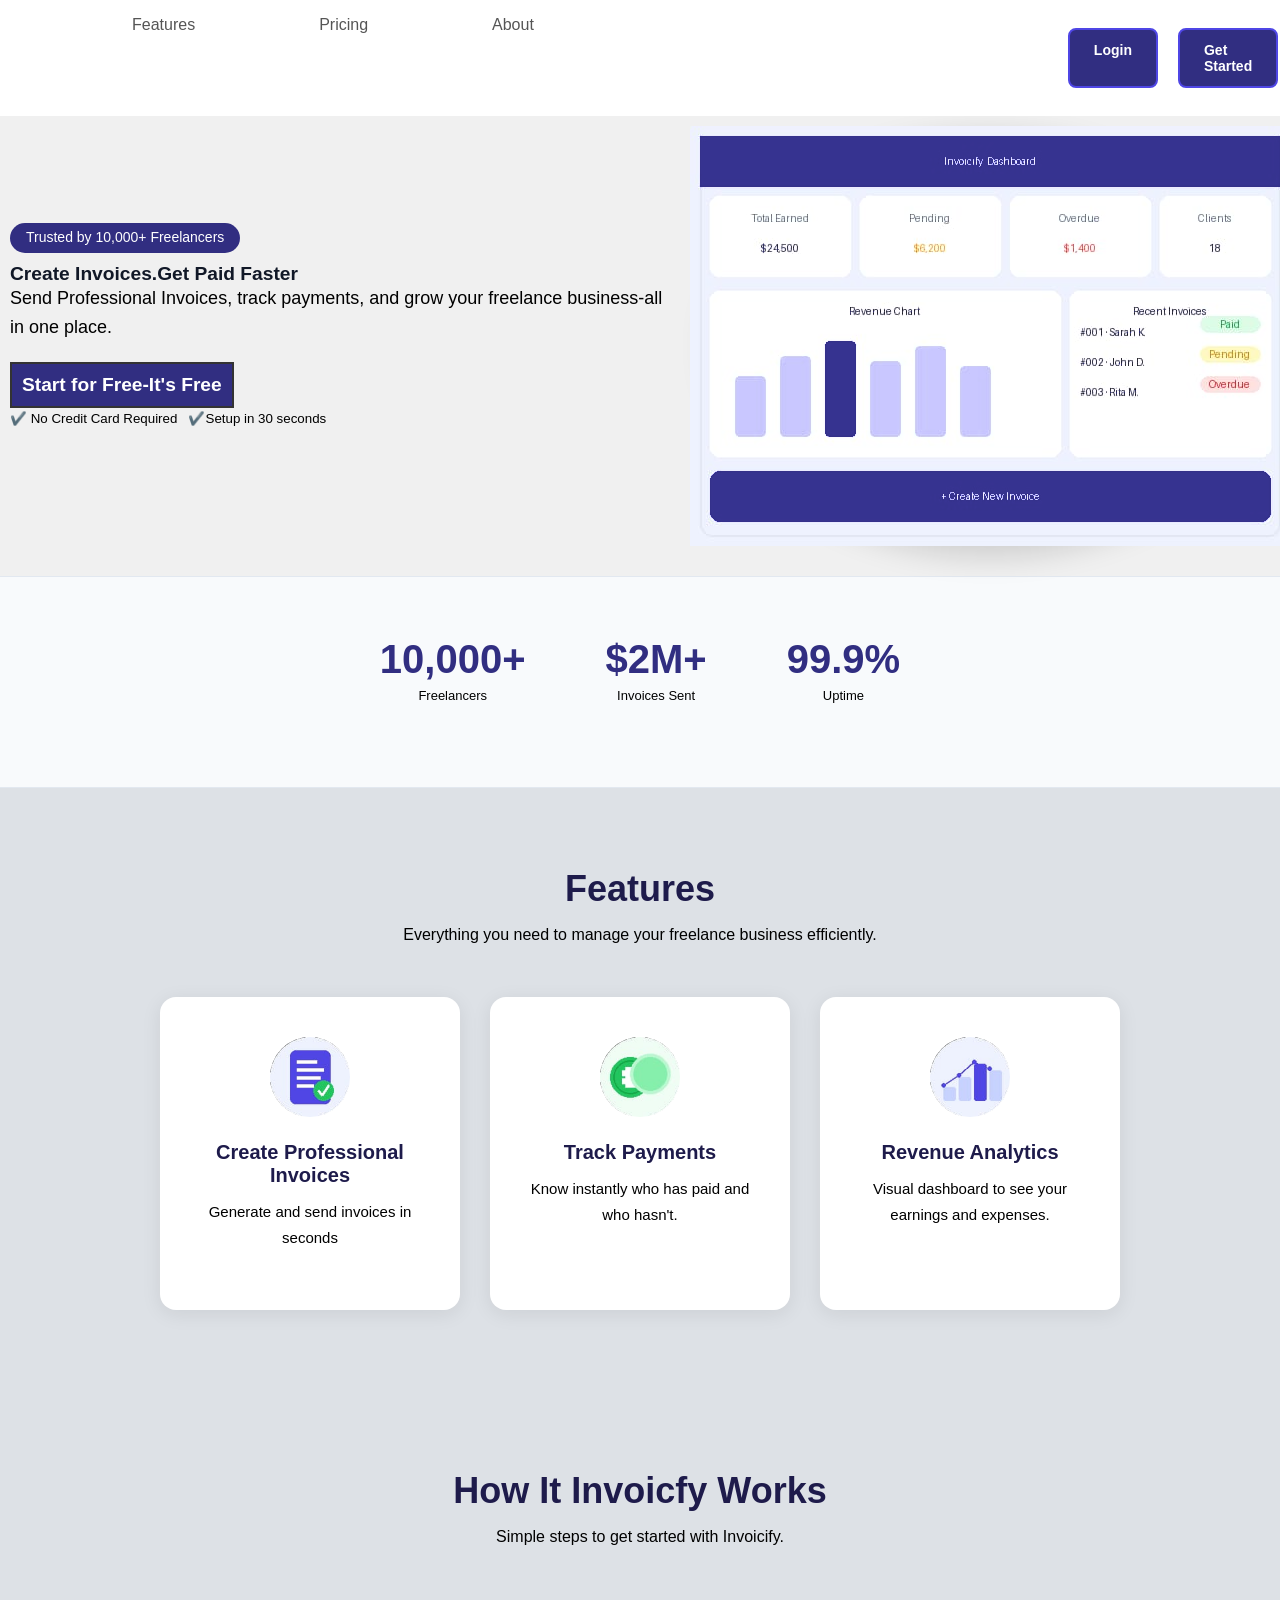
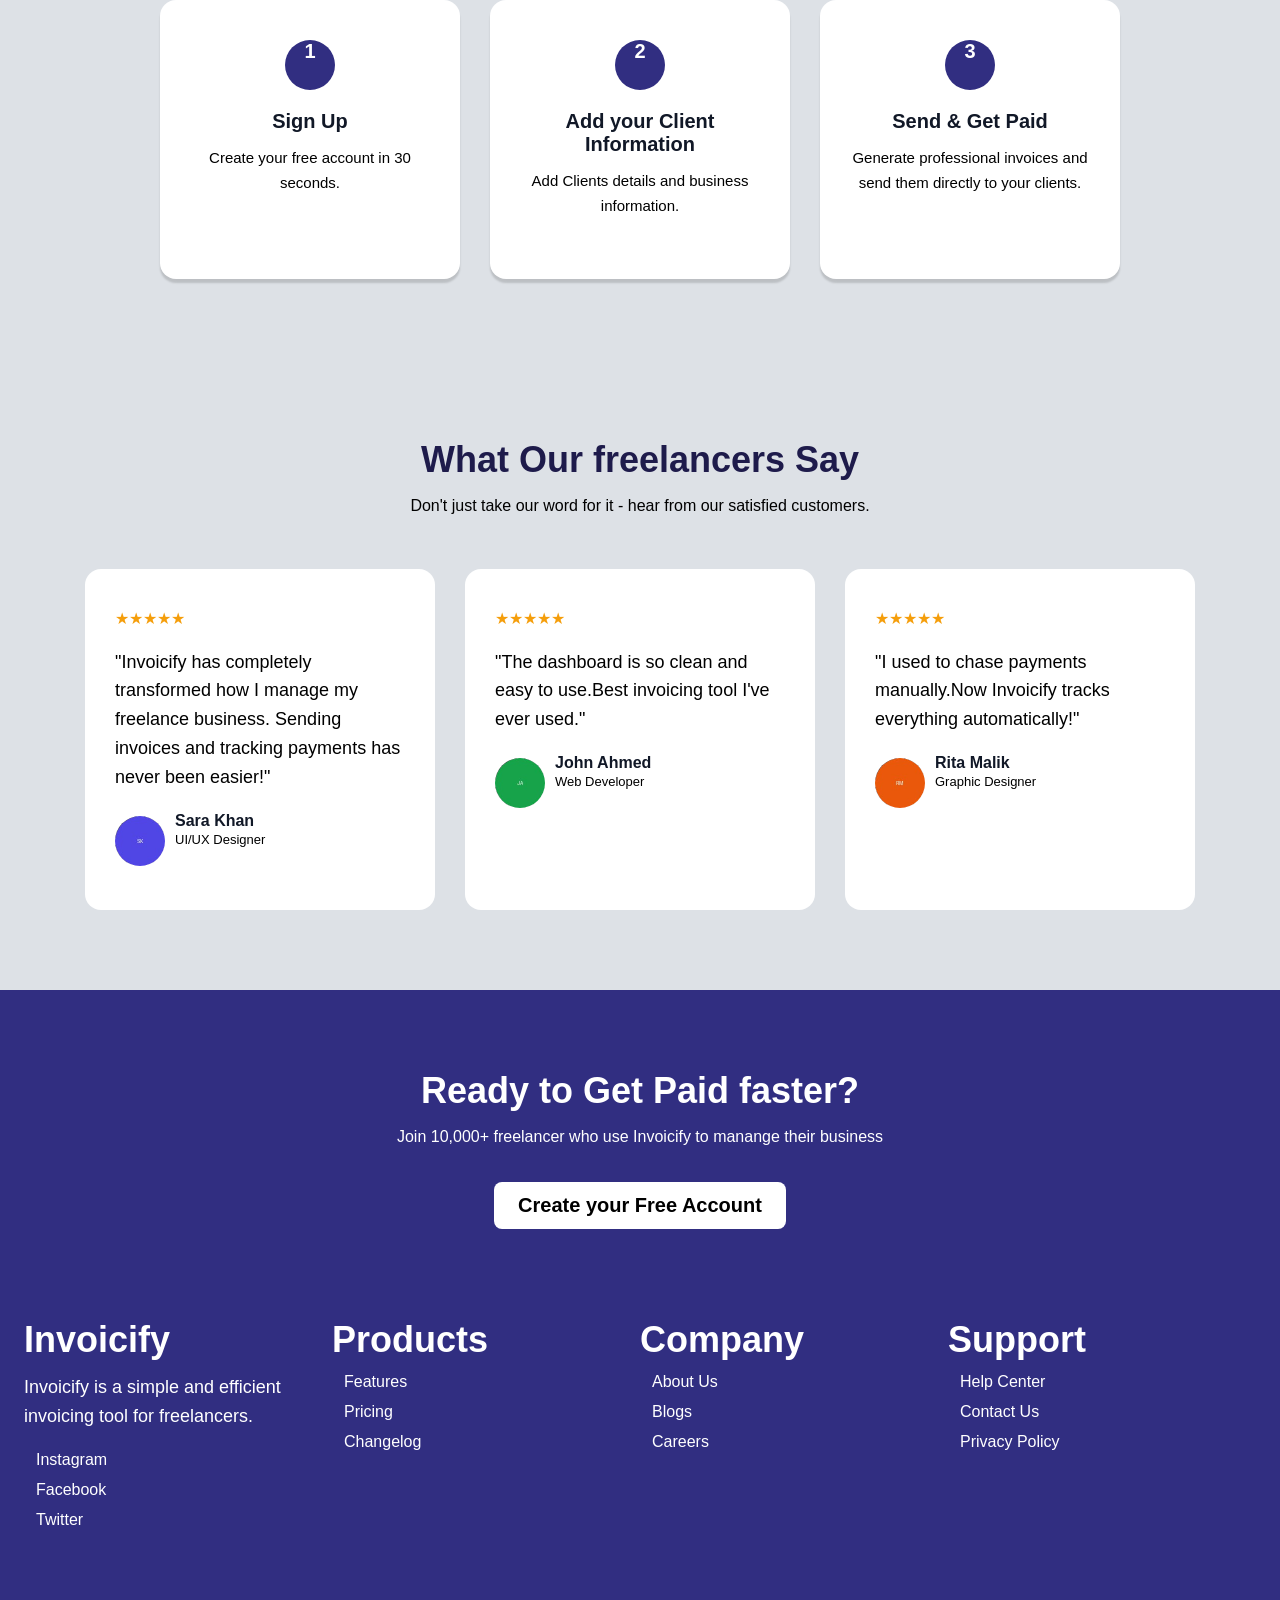
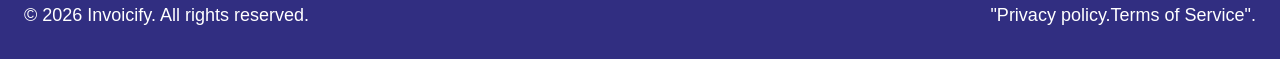
<file: index.html>
<!doctype html>
<html lang="en">
  <head>
    <link rel="stylesheet"href="style.css" />
    <meta charset="utf-8" />
    <meta name="viewport" content="width=device-width, initial-scale=1.0" />
    <title>Invoicify</title>
  </head>
  <body>
    <!-- Header Section -->
    <header>
      <nav>
        <div class="nav-links">
          <ul><li><a href="#"target="_blank">Features</a></li>
          <li><a href="#"target="_blank">Pricing</a></li>
          <li><a href="#"target="_blank">About</a></li>
          </ul>
        </div>
        <div class="buttons">
          <a href="login.html"class="btn-outline">Login</a>
          <a href="signup.html"class="btn-primary">Get Started</a>
        
        </div>
      </nav>
    </header>
        <!-- Hero Section-->
     <main>  
      <section class="hero-section">
        <div class="hero-content">
          <div class="hero-left">
            <div class="hero-badge">Trusted by 10,000+ Freelancers</div>  
            <h1>Create Invoices.<span>Get Paid Faster</span></h1>
            <p>
              Send Professional Invoices, track payments, and grow your
              freelance business-all in one place.
            </p>
            <a href="signup.html" class="hero-cta">Start for Free-It's Free</a>
            <p class="Trust-text">
             ✔️ No Credit Card Required &nbsp;&nbsp;✔️Setup in 30 seconds
            </p>
          </div>
          <!--hero section image-->
          <div class="hero-right">
            <img
              src="hero-mockup.png"
              alt="Dashboard Preview"
            />
          </div>
        </div>
      </section>
      <section class="stats-bar">
        <div class="stats-container">
        <div class="status-item">
          <h3>10,000+</h3>
          <p>Freelancers</p>
        </div>
        <div class="status-item">
          <h3>$2M+</h3>
          <p>Invoices Sent</p>
        </div>
        <div class="status-item">
          <h3>99.9%</h3>
          <p>Uptime</p>
        </div>
      </div>
      </section>
      <section class="features-section">
        <div class="features-header">
          <h2>Features</h2>
          <p>
            Everything you need to manage your freelance business efficiently.
          </p>
        </div>
        <div class="features-grid">
          <div class="feature-card">
            <div class="feature-icon">
              <img
                src="card-invoices.jpeg"
                alt="Create Invoicea"
                width="50"
                height="50"
              />
            </div>
            <h3>Create Professional Invoices</h3>
            <p>Generate and send invoices in seconds</p>
          </div>
          <div class="feature-card">
            <div class="feature-icon">
              <img
                src="card-payment.jpeg"alt="Track Payment"
                width="50"
                height="50"
              />
            </div>
            <h3>Track Payments</h3>
            <p>Know instantly who has paid and who hasn't.</p>
          </div>
          <div class="feature-card">
            <div class="feature-icon"> 
              <img
                src="card-analytics.jpeg"alt="Revenue Analytics"
                width="50"
                height="50"
              />
            </div>
            <h3>Revenue Analytics</h3>
            <p>Visual dashboard to see your earnings and expenses.</p>
          </div>
        </div>
      </section>
      <section class="how-it-works">
        <div class="how-it-work-header">
          <h2>How It Invoicfy Works</h2>
          <p>Simple steps to get started with Invoicify.</p>
        </div>
        <div class="steps-container">
          <div class="step-card">
           <div class="step-number">1</div>
            <h3>Sign Up</h3>
            <p>Create your free account in 30 seconds.</p>
          </div>
          <div class="step-card">
            <div class="step-number">2</div>
            <h3>Add your Client Information</h3>
            <p>Add Clients details and business information.</p>
          </div>
          <div class="step-card">
           <div class="step-number">3</div>
            <h3>Send & Get Paid</h3>
            <p>
              Generate professional invoices and send them directly to your
              clients.
            </p>
          </div>
        </div>
      </section>
      <section class="testimonials-section">
        <div class="testimonials-header">
          <h2>What Our freelancers Say</h2>
          <p>Don't just take our word for it - hear from our satisfied customers.</p>
        </div>
        <div class="testimonials-grid">
          <div class="testimonial-card">
            <div class="stars">★★★★★</div>
            <p>
              "Invoicify has completely transformed how I manage my freelance business.
              Sending invoices and tracking payments has never been easier!"
            </p>
            <div class="person">
              <img src="Sara Khan.jpeg"alt="Sara Khan"width="50"height="50"/>
              <div>
                <h4>Sara Khan</h4>
                <p>UI/UX Designer</p>
              </div>
            </div>
          </div>
          <div class="testimonial-card">
            <div class="stars">★★★★★</div>
            <p>
              "The dashboard is so clean and easy to use.Best invoicing tool I've ever used."
            </p>
            <div class="person">
            <img src="John.jpeg"alt="John Ahmed"width="50"height="50"/>
            <div>
                <h4>John Ahmed</h4>
                <p>Web Developer</p>
              </div>
             </div>
        </div>
        <div class="testimonial-card">
          <div class="stars">★★★★★</div>
            <p>
              "I used to chase payments manually.Now Invoicify tracks everything automatically!"
            </p>
            <div class="person">
            <img src="Rita Malik.jpeg"alt="Rita Malik"width="50"height="50"/>
            <div>
              <h4>Rita Malik</h4>
                <p>Graphic Designer</p>
              </div>
             </div>
            </div>
           </div>
           </section>
           <section class="cta-section">
            <div class="cta-content">
              <h2>Ready to Get Paid faster?</h2>
              <p>Join 10,000+ freelancer who use Invoicify to manange their business</p>
              <a href="signup.html" class="cta-button">Create your Free Account</a>
            </div>   
            </section>
    </main>
    <div class="footer">
      <div class="footer-top">
        <div class="footer-col">
          <h4>Invoicify</h4>
          <p>Invoicify is a simple and efficient invoicing tool for freelancers.</p>
          <a href="#"target="_blank">Instagram</a>
          <a href="#"target="_blank">Facebook</a>
          <a href="#"target="_blank">Twitter</a>
         </div>
         <div class="footer-col">
        <h4>Products</h4>
        <ul>
          <li><a href="#">Features</a></li>
          <li><a href="#">Pricing</a></li>
          <li><a href="#">Changelog</a></li>
        </ul>
      </div>
    <div class="footer-col">
      <h4>Company</h4>
      <ul>
        <li><a href="#">About Us</a></li>
        <li><a href="#">Blogs</a></li>
        <li><a href="#">Careers</a></li>
      </ul>
    </div>
    <div class="footer-col">
      <h4>Support</h4>
      <ul>
        <li><a href="#">Help Center</a></li>
        <li><a href="#">Contact Us</a></li>
        <li><a href="#">Privacy Policy</a></li>
      </ul>
      </div>
    </div>
      <div class="footer-bottom">
        <p>&copy; 2026 Invoicify. All rights reserved.</p>
        <p>"Privacy policy.Terms of Service".</p>
      </div>
    </footer>
  </body>
</html>
</file>
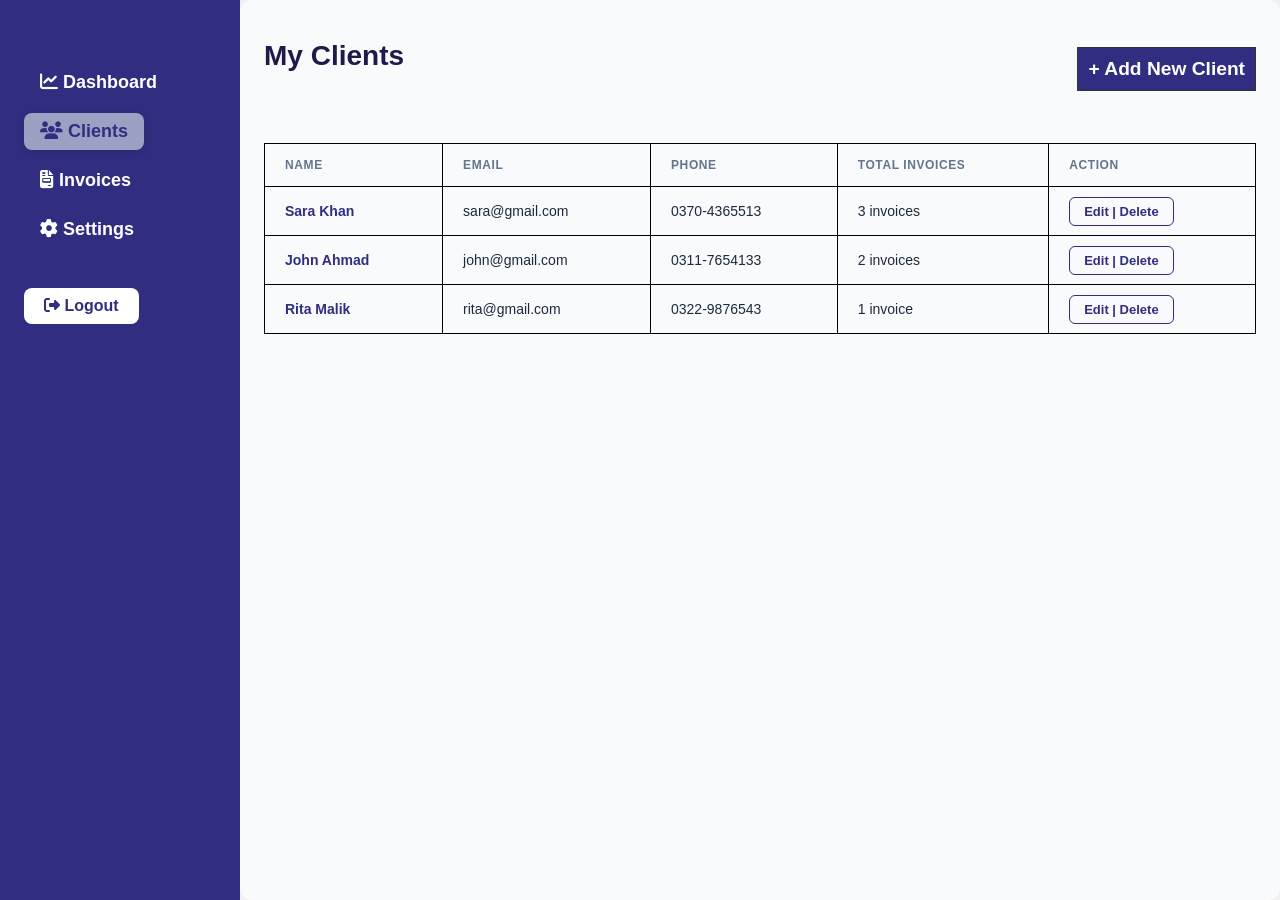
<file: clients.html>
<!doctype html>
<html lang="en">
  <head>
    <link rel="icon" href="favicon.jpeg" />
    <link rel="stylesheet" href="style.css" />
    <link
      rel="stylesheet"
      href="https://cdnjs.cloudflare.com/ajax/libs/font-awesome/6.5.2/css/all.min.css"
    <meta charset="UTF-8" />
    <meta name="viewport" content="width=device-width, initial-scale=1.0" />
    <title>clients-invoicify</title>
  </head>
  <body class="dashboard-body">
    <aside class="sidebar">
      <nav>
        <ul>
          <li><a href="dashboard.html">
            <i class="fa-solid fa-chart-line"></i>
            Dashboard</a></li>
          <li><a href="clients.html" class="active">
            <i class="fa-solid fa-users"></i>
            Clients</a></li>
          <li><a href="invoices.html">
            <i class="fa-solid fa-file-invoice"></i>
            Invoices</a></li>
          <li><a href="settings.html">
            <i class="fa-solid fa-gear"></i>
            Settings</a></li>
        </ul>
      </nav>
      <div class="sidebar-logout">
        <a href="#">
          <i class="fa-solid fa-right-from-bracket"></i>
          Logout
        </a>
      </div>
    </aside>
    <main class="dashboard-main">
      <div class="class topbar">
        <h2>My Clients</h2>
        <a href="#">+ Add New Client</a>
      </div>
      <div class="Clients-section">
        <table>
          <thead>
            <tr>
              <th>Name</th>
              <th>Email</th>
              <th>Phone</th>
              <th>Total Invoices</th>
              <th>Action</th>
            </tr>
          </thead>
          <tbody>
            <tr>
              <td>Sara Khan</td>
              <td>sara@gmail.com</td>
              <td>0370-4365513</td>
              <td>3 invoices</td>
               <td><a href="#">Edit | Delete</a></td></td>
            </tr>
            <tr>
              <td>John Ahmad</td>
              <td>john@gmail.com</td>
              <td>0311-7654133</td>
              <td>2 invoices</td>
              <td><a href="#">Edit | Delete</a></td>
            </tr>
            <tr>
              <td>Rita Malik</td>
              <td>rita@gmail.com</td>
              <td>0322-9876543</td>
              <td>1 invoice</td>
              <td><a href="#">Edit | Delete</a></td>
            </tr>
          </tbody>
        </table>
      </div>
    </main>
  </body>
</html>
</file>
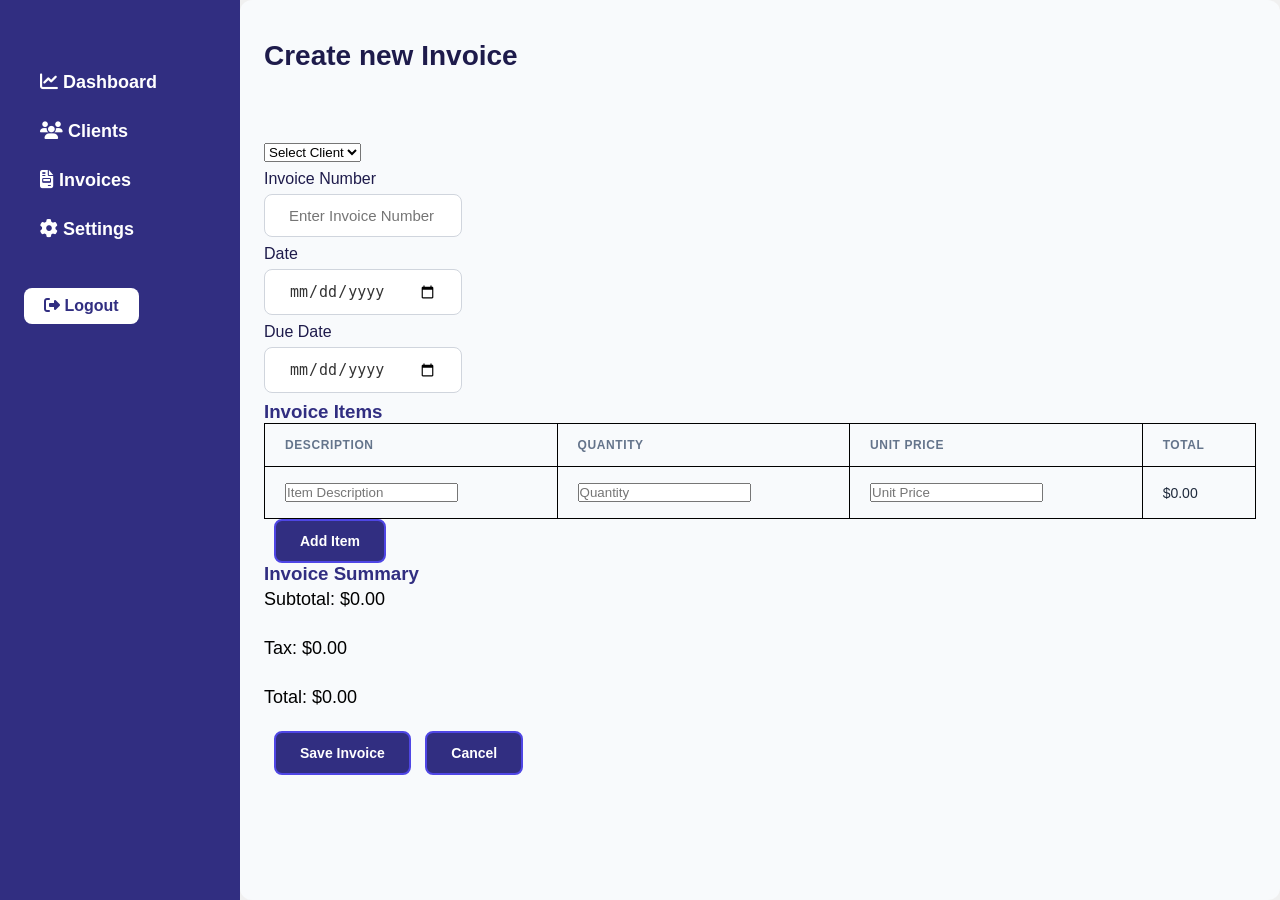
<file: create-invoice.html>
<!doctype html>
<html lang="en">
  <head>
    <link rel="icon" href="favicon.jpeg" />
    <link rel="stylesheet" href="style.css" />
    <link
      rel="stylesheet"
      href="https://cdnjs.cloudflare.com/ajax/libs/font-awesome/6.5.2/css/all.min.css"
    <meta charset="UTF-8" />
    <meta name="viewport" content="width=device-width, initial-scale=1.0" />
    <title>Create Invoice</title>
  </head>
  <body class="dashboard-body">
    <aside class="sidebar">
      <nav>
        <ul>
          <li><a href="dashboard.html">
            <i class="fa-solid fa-chart-line"></i>
            Dashboard</a></li>
          <li><a href="clients.html">
            <i class="fa-solid fa-users"></i>
            Clients</a></li>
          <li><a href="invoices.html">
            <i class="fa-solid fa-file-invoice"></i>
            Invoices</a></li>
          <li><a href="settings.html">
            <i class="fa-solid fa-gear"></i>
            Settings</a></li>
        </ul>
      </nav>
      <div class="sidebar-logout">
        <a href="#">
          <i class="fa-solid fa-right-from-bracket"></i>
          Logout
        </a>
      </div>  
    </aside>
    <main class="dashboard-main">
      <div class="class topbar">
        <h2>Create new Invoice</h2>
      </div>
      <div class="invoice-form">
        <form>
          <select>
            <option value="">Select Client</option>
            <option value="client1">Client 1</option>
            <option value="client2">Client 2</option>
            <option value="client3">Client 3</option>
          </select>
      </div>
          <div class="invoice-form">
            <label>Invoice Number</label>
            <input type="text" placeholder="Enter Invoice Number" />
          </div>
          <div class="invoice-form">
            <label>Date</label>
            <input type="date" />
          </div>
      <div class="invoice-form">
            <label>Due Date</label>
            <input type="date" />
          </div>
        </form>
        <div class="invoice-items">
          <h3>Invoice Items</h3>
          <table>
            <!--<thead>-->
              <tr>
                <th>Description</th>
                <th>Quantity</th>
                <th>Unit Price</th>
                <th>Total</th>
              </tr>
            <!--</thead>-->
            <!--<tbody>-->
              <tr>
                <td><input type="text" placeholder="Item Description" /></td>
                <td><input type="number" placeholder="Quantity" /></td>
                <td><input type="number" placeholder="Unit Price" /></td>
                <td>$0.00</td>
              </tr>
            <!--</tbody>-->
          </table>
          <button class="btn-primary">Add Item</button>
        </div>
        <div class="invoice-summary">
          <h3>Invoice Summary</h3>
          <p>Subtotal: $0.00</p>
          <p>Tax: $0.00</p>
          <p>Total: $0.00</p>
        </div>
          <button type="submit" class="btn-primary">Save Invoice</button>
          <button type="submit" class="btn-outline"><a href="invoices.html">Cancel</a></button>
     </div>
    </main>
  </body>
</html>
</file>
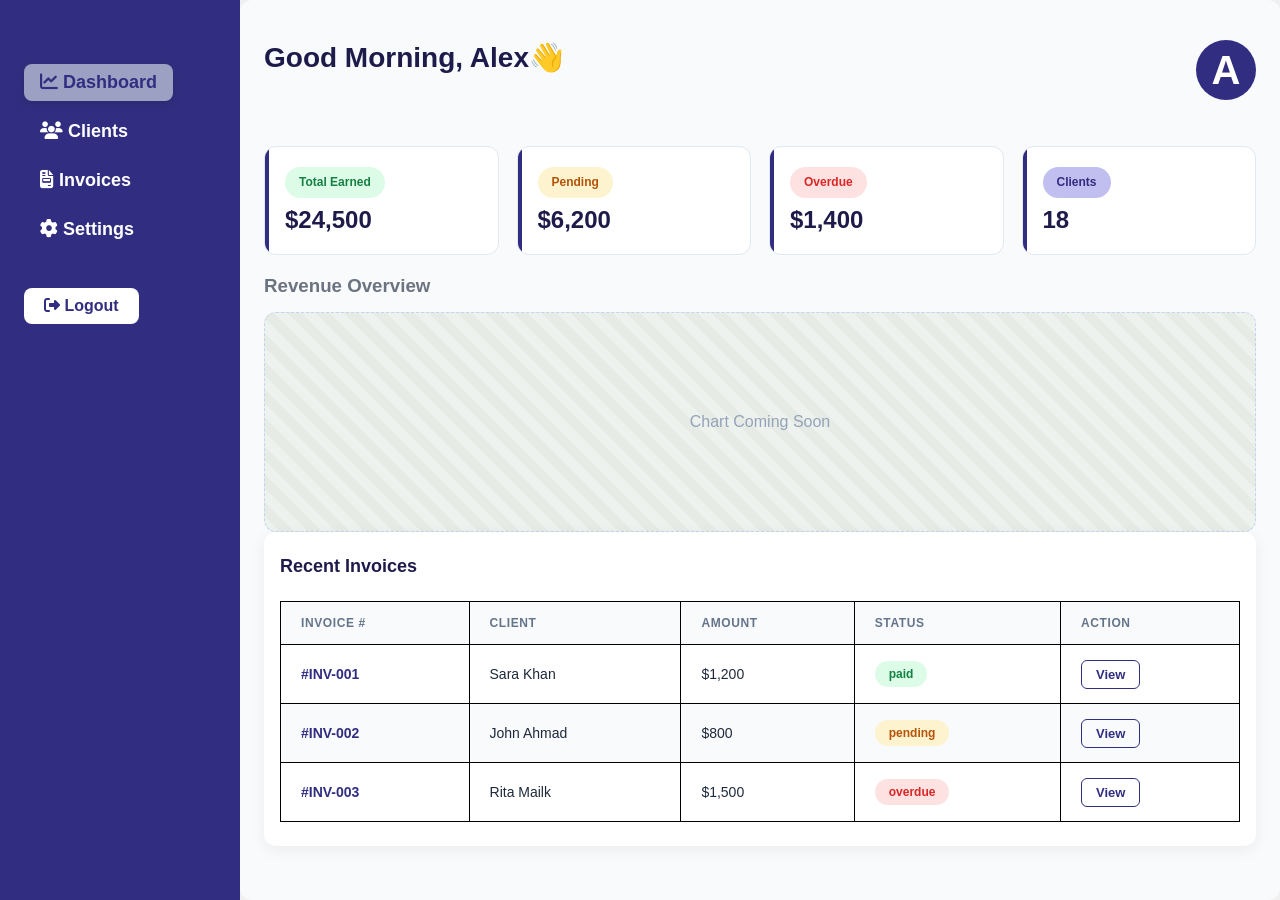
<file: dashboard.html>
<!doctype html>
<html lang="en">
  <head>
    <link rel="icon" href="favicon.jpeg" />
    <link rel="stylesheet" href="style.css" />
    <link
      rel="stylesheet"
      href="https://cdnjs.cloudflare.com/ajax/libs/font-awesome/6.5.2/css/all.min.css"
    />

    <meta charset="UTF-8" />
    <meta name="viewport" content="width=device-width, initial-scale=1.0" />
    <title>Dashboard invoicify</title>
  </head>
  <body class="dashboard-body">
    <aside class="sidebar">
      <nav>
        <ul>
          <li>
            <a href="#" class="active">
              <i class="fa-solid fa-chart-line"></i>
              Dashboard</a
            >
          </li>
          <li>
            <a href="clients.html">
              <i class="fa-solid fa-users"></i>
              Clients</a
            >
          </li>
          <li>
            <a href="invoices.html">
              <i class="fa-solid fa-file-invoice"></i>
              Invoices</a
            >
          </li>
          <li>
            <a href="settings.html">
              <i class="fa-solid fa-gear"></i>
              Settings</a
            >
          </li>
        </ul>
      </nav>
      <div class="sidebar-logout">
        <a href="#">
          <i class="fa-solid fa-right-from-bracket"></i>
          Logout
        </a>
      </div>
    </aside>
    <main class="dashboard-main">
      <div class="class topbar">
        <h2>Good Morning, Alex👋</h2>
        <div class="profile-icon"><span>A</span></div>
      </div>
      <div class="stats-row">
        <div class="stat-card">
          <p><span class="status paid">Total Earned</span></p>
          <h3>$24,500</h3>
        </div>
        <div class="stat-card">
          <p><span class="status pending">Pending</span></p>
          <h3>$6,200</h3>
        </div>
        <div class="stat-card">
          <p><span class="status overdue">Overdue</span></p>
          <h3>$1,400</h3>
        </div>
        <div class="stat-card">
          <p><span class="status clients">Clients</span></p>
          <h3>18</h3>
        </div>
      </div>
      <div class="chart-section">
        <h3>Revenue Overview</h3>
      </div>
      <div class="chart-placeholder">Chart Coming Soon</div>
      <div class="recent-invoices">
        <h3>Recent Invoices</h3>
        <table>
          <thead>
            <tr>
              <th>Invoice #</th>
              <th>Client</th>
              <th>Amount</th>
              <th>Status</th>
              <th>Action</th>
            </tr>
          </thead>
          <tbody>
            <tr>
              <td>#INV-001</td>
              <td>Sara Khan</td>
              <td>$1,200</td>
              <td><span class="status paid">paid</span></td>
              <td><a href="#">View</a></td>
            </tr>
            <tr>
              <td>#INV-002</td>
              <td>John Ahmad</td>
              <td>$800</td>
              <td><span class="status pending">pending</span></td>
              <td><a href="#">View</a></td>
            </tr>
            <tr>
              <td>#INV-003</td>
              <td>Rita Mailk</td>
              <td>$1,500</td>
              <td><span class="status overdue">overdue</span></td>
              <td><a href="#">View</a></td>
            </tr>
          </tbody>
        </table>
      </div>
    </main>
  </body>
</html>
</file>
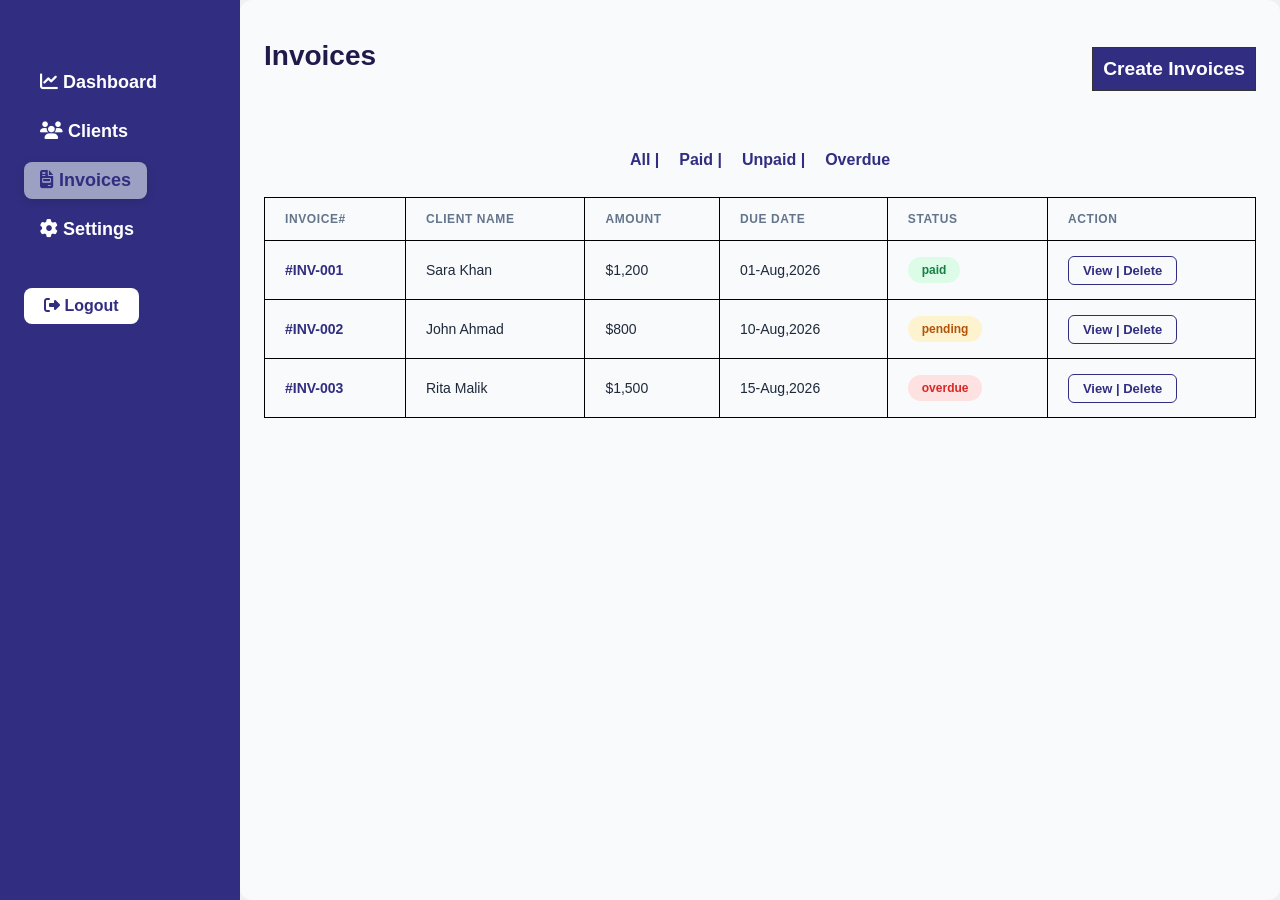
<file: invoices.html>
<!doctype html>
<html lang="en">
  <head>
    <link rel="icon" href="favicon.jpeg" />
    <link rel="stylesheet" href="style.css" />
    <link
      rel="stylesheet"
      href="https://cdnjs.cloudflare.com/ajax/libs/font-awesome/6.5.2/css/all.min.css"
    <meta charset="UTF-8" />
    <meta name="viewport" content="width=device-width, initial-scale=1.0" />
    <title>Invoices invoicify</title>
  </head>
  <body class="dashboard-body">
    <aside class="sidebar">
      <nav>
        <ul>
          <li><a href="dashboard.html">
            <i class="fa-solid fa-chart-line"></i>
            Dashboard</a></li>
          <li><a href="clients.html">
            <i class="fa-solid fa-users"></i>
            Clients</a></li>
          <li><a href="invoices.html" class="active">
            <i class="fa-solid fa-file-invoice"></i>
            Invoices</a></li>
          <li><a href="settings.html">
            <i class="fa-solid fa-gear"></i>
            Settings</a></li>
        </ul>
      </nav>
      <div class="sidebar-logout">
        <a href="#">
          <i class="fa-solid fa-right-from-bracket"></i>
          Logout
        </a>
      </div>
    </aside>
    <main class="dashboard-main">
      <div class="class topbar">
        <h2>Invoices</h2>
        <a href="create-invoice.html">Create Invoices</a>
      </div>
      <div class="filter-bar">
        <a href="#">All |</a>
        <a href="#">Paid |</a>
        <a href="#">Unpaid |</a>
        <a href="#">Overdue </a>
      </div>
      <div class="invoices-section">
        <table>
          <thead>
            <tr>
              <th>Invoice#</th>
              <th>Client Name</th>
              <th>Amount</th>
              <th>Due Date</th>
              <th>Status</th>
              <th>Action</th>
            </tr>
          </thead>
          <tbody>
            <tr>
              <td>#INV-001</td>
              <td>Sara Khan</td>
              <td>$1,200</td>
              <td>01-Aug,2026</td>
              <td><span class="status paid">paid</span></td>
              <td><a href="#">View | Delete</a></td>
            </tr>
            <tr>
              <td>#INV-002</td>
              <td>John Ahmad</td>
              <td>$800</td>
              <td>10-Aug,2026</td>
              <td><span class="status pending">pending</span></td>
              <td><a href="#">View | Delete</a></td>
            </tr>
            <tr>
              <td>#INV-003</td>
              <td>Rita Malik</td>
              <td>$1,500</td>
              <td>15-Aug,2026</td>
              <td><span class="status overdue">overdue</span></td>
              <td><a href="#">View | Delete</a></td>
            </tr>
          </tbody>
        </table>
      </div>
    </main>
  </body>
</html>
</file>
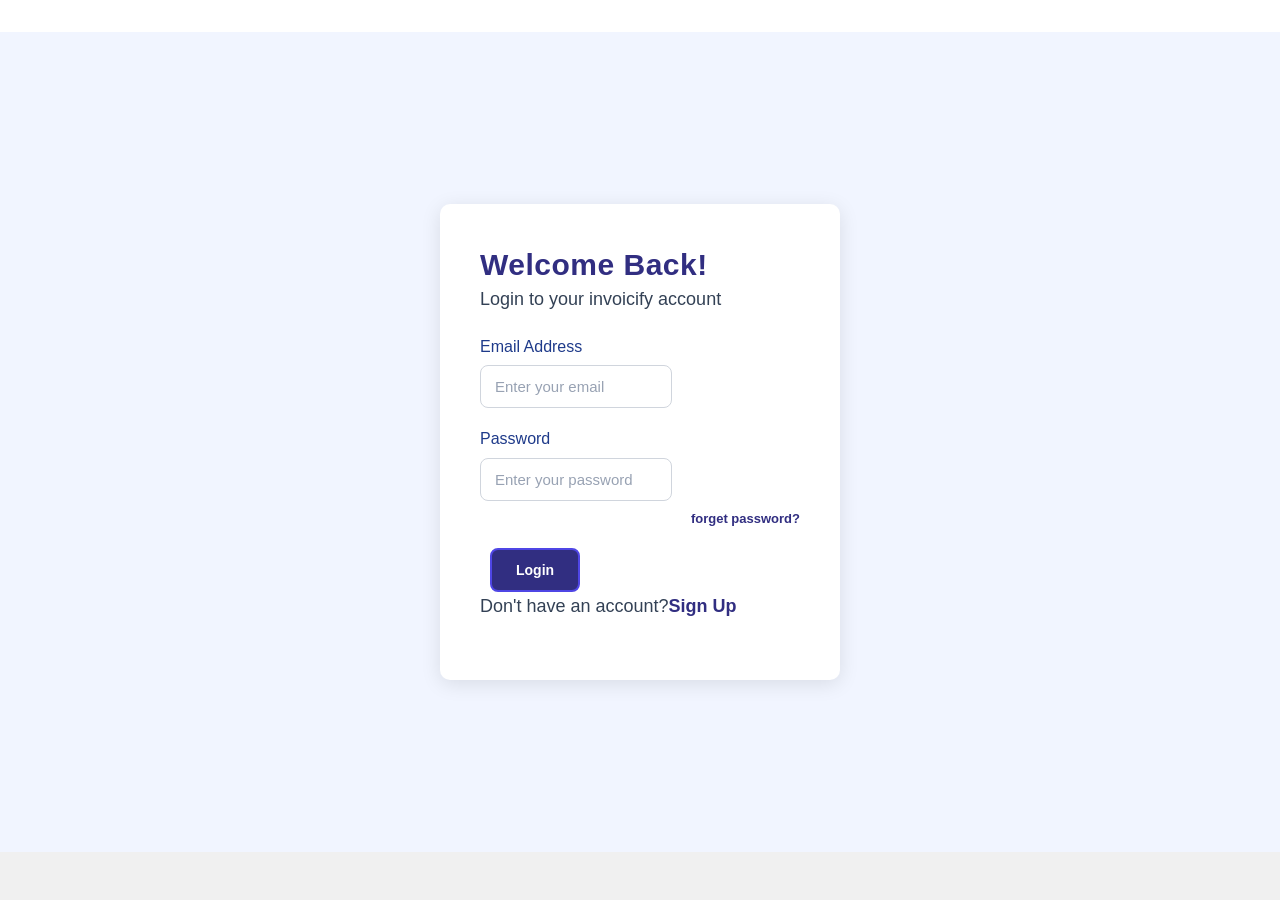
<file: login.html>
<!doctype html>
<html lang="en">
  <head>
    <link rel="logo" href="logo.png.jpeg" />
    <link rel="stylesheet" href="style.css" />
    <meta charset="UTF-8" />
    <meta name="viewport" content="width=device-width, initial-scale=1.0" />
    <title>Login Invocify</title>
  </head>
  <body>
    <header>
      <nav>
        <div class="nav-logo">
        <a href="index.html"
        <img src="logo.png.jpeg"alt="Invoicify logo"width="140"height="40"/></a>
      </div>
      </nav>
    </header>
    <main>
      <section class="login-section">
        <div class="login-card">
          <h1>Welcome Back!</h1>
          <p>Login to your invoicify account </p>
          <form>
            <div class="form-group">
              <label>Email Address</label>
              <input type="email"placeholder="Enter your email"></div>
              <div class="form-group">
                <label>Password</label>
                <input type="password"placeholder="Enter your password">
                <a href="#">forget password?</a></div>
                <button type="submit" class="btn-primary">Login</button>
                <p>Don't have an account?<a href="signup.html">Sign Up</a></p>
          </form>
        </div>
      </section>
    </main>
  </body>
</html>
</file>
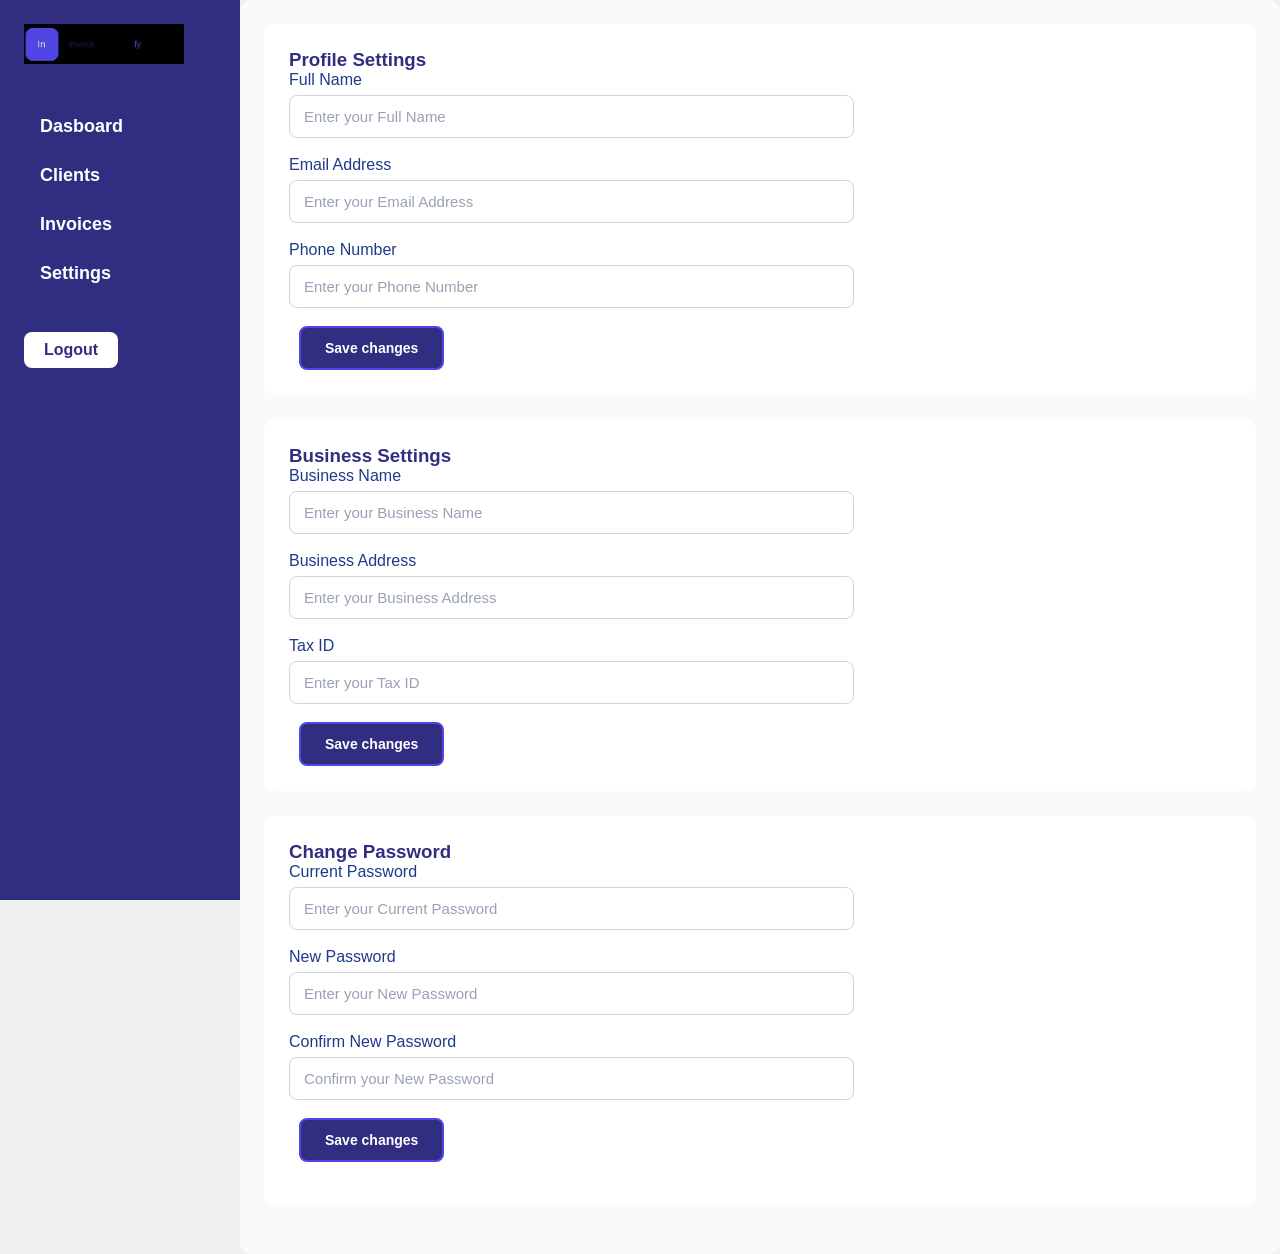
<file: setting.html>
<!doctype html>
<html lang="en">
  <head>
    <link rel="icon" href="favicon.jpeg" />
    <link rel="stylesheet" href="style.css" />
    <meta charset="UTF-8" />
    <meta name="viewport" content="width=device-width, initial-scale=1.0" />
    <title>Settings invoicify</title>
  </head>
  <body class="dashboard-body">
    <aside class="sidebar">
      <div class="sidebar-logo">
        <a href="index.html">
          <img src="logo.png.jpeg" alt="invoicify logo"/>
        </a>
      </div>
      <nav>
        <ul>
          <li><a href="dashboard.html">Dasboard</a></li>
          <li><a href="clients.html">Clients</a></li>
          <li><a href="invoices.html">Invoices</a></li>
          <li><a href="settings.html">Settings</a></li>
        </ul>
      </nav>
      <div class="sidebar-logout">
        <a href="#">Logout</a>
      </div>
    </aside>
    <main class="dashboard-main">
      <section class="profile-section">
        <h3>Profile Settings</h3>
        <form>
          <div class="form-group">
            <label>Full Name</label>
           <input type="text"placeholder="Enter your Full Name">
          </div>
          <div class="form-group">
            <label>Email Address</label>
            <input type="Email"placeholder="Enter your Email Address">
          </div>
          <div class="form-group">
            <label>Phone Number</label>
            <input type="Number"placeholder="Enter your Phone Number">
          </div>
          <button type="submit" class="btn-primary">Save changes</button>
        </form>
        </section>
          <section class="business-section">
            <div class="business-card">
              <h3>Business Settings</h3>
              <form>
                <div class=" form-group">
                  <label>Business Name</label>
                  <input type="text"placeholder="Enter your Business Name">
                </div>
                <div class="form-group">
                  <label>Business Address</label>
                  <input type="text"placeholder="Enter your Business Address">
                </div>
                <div class="form-group">
                  <label>Tax ID</label>
                  <input type="text"placeholder="Enter your Tax ID">
                </div>
                <button type="submit" class="btn-primary">Save changes</button>
              </form>
            </div>
          </section>
           <section class="Password-section">
            <div class="form-group">
              <h3>Change Password</h3>
              <form>
                <div class="form-group">
                  <label>Current Password</label>
                  <input type="Password"placeholder="Enter your Current Password">
                </div>
                <div class="form-group">
                  <label>New Password</label>
                  <input type="Password"placeholder="Enter your New Password">
                </div>
                <div class="form-group">
                  <label>Confirm New Password</label>
                  <input type="Password"placeholder="Confirm your New Password">
                </div>
                <button type="submit" class="btn-primary">Save changes</button>
              </form>
           </section>
      
    </main>
  </body>
</html>
</file>
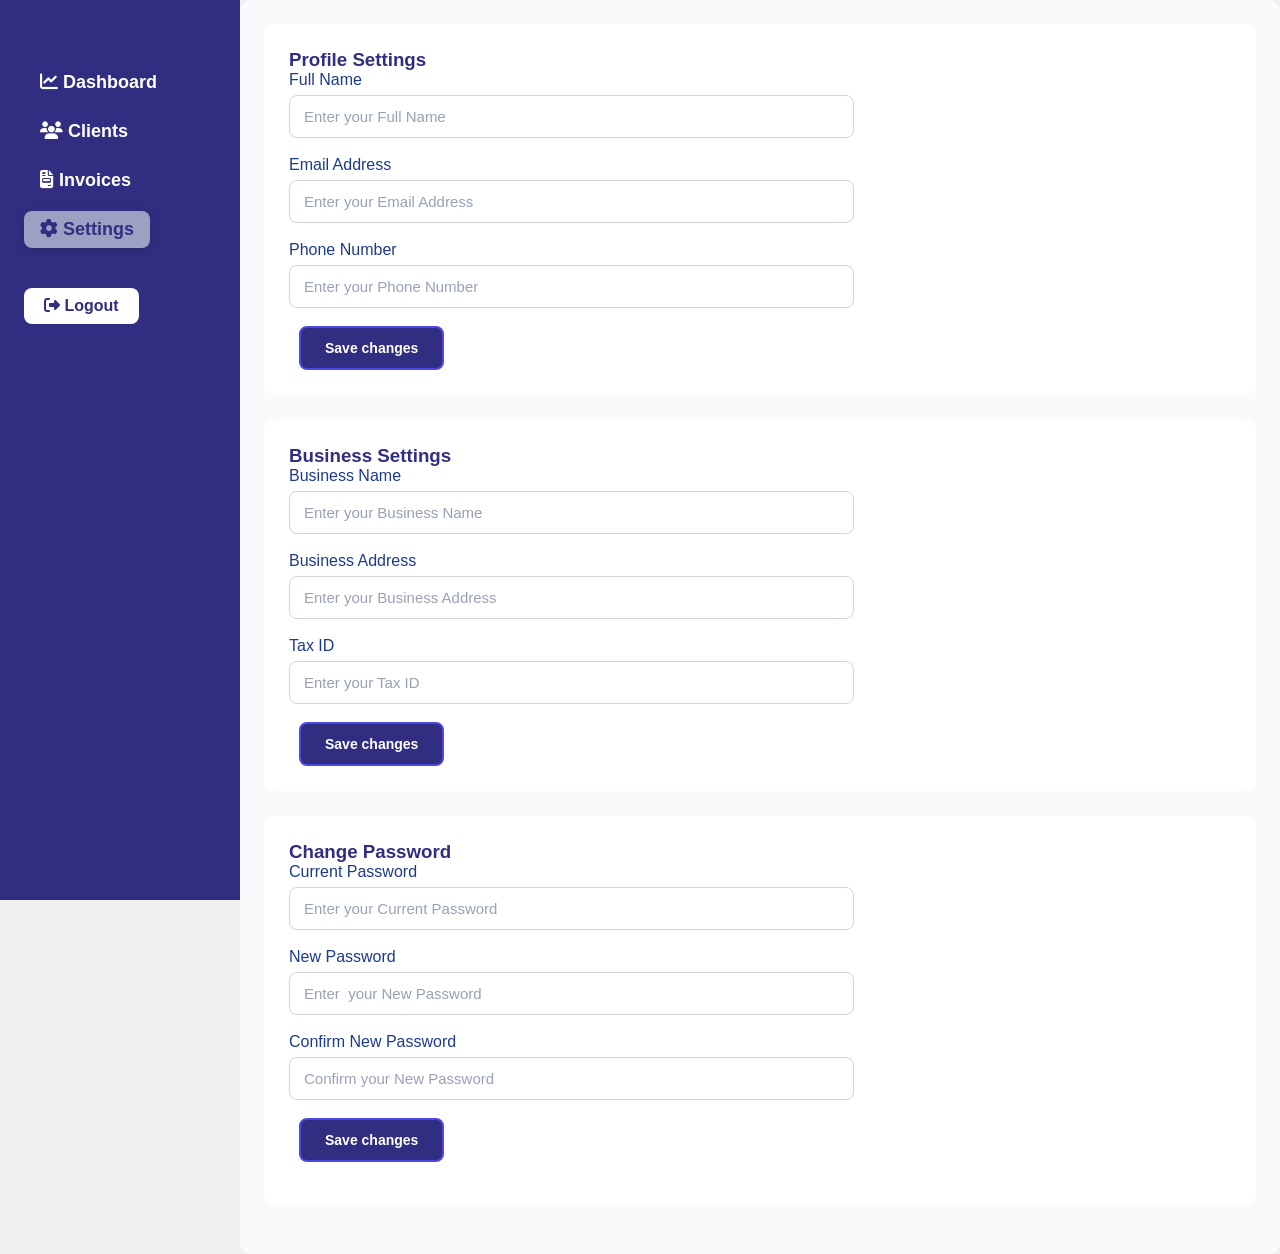
<file: settings.html>
<!doctype html>
<html lang="en">
  <head>
    <link rel="icon" href="favicon.jpeg" />
    <link rel="stylesheet" href="style.css" />
    <link
      rel="stylesheet"
      href="https://cdnjs.cloudflare.com/ajax/libs/font-awesome/6.5.2/css/all.min.css"
    <meta charset="UTF-8" />
    <meta name="viewport" content="width=device-width, initial-scale=1.0" />
    <title>Settings invoicify</title>
  </head>
  <body class="dashboard-body">
    <aside class="sidebar">
      <div class="sidebar-logo">
        <nav>
        <ul>
          <li><a href="dashboard.html">
            <i class="fa-solid fa-chart-line"></i>
            Dashboard</a></li>
          <li><a href="clients.html">
            <i class="fa-solid fa-users"></i>
            Clients</a></li>
          <li><a href="invoices.html">
            <i class="fa-solid fa-file-invoice"></i>
            Invoices</a></li>
          <li><a href="#" class="active">
            <i class="fa-solid fa-gear"></i>
            Settings</a></li>
        </ul>
      </nav>
      <div class="sidebar-logout">
        <a href="#">
          <i class="fa-solid fa-right-from-bracket"></i>
          Logout
        </a>
      </div>
    </aside>
    <main class="dashboard-main">
      <section class="profile-section">
        <h3>Profile Settings</h3>
        <form>
          <div class="form-group">
            <label>Full Name</label>
           <input type="text"placeholder="Enter your Full Name">
          </div>
          <div class="form-group">
            <label>Email Address</label>
            <input type="Email"placeholder="Enter your Email Address">
          </div>
          <div class="form-group">
            <label>Phone Number</label>
            <input type="Number"placeholder="Enter your Phone Number">
          </div>
          <button type="submit" class="btn-primary">Save changes</button>
        </form>
        </section>
          <section class="business-section">
            <div class="business-card">
              <h3>Business Settings</h3>
              <form>
                <div class=" form-group">
                  <label>Business Name</label>
                  <input type="text"placeholder="Enter your Business Name">
                </div>
                <div class="form-group">
                  <label>Business Address</label>
                  <input type="text"placeholder="Enter your Business Address">
                </div>
                <div class="form-group">
                  <label>Tax ID</label>
                  <input type="text"placeholder="Enter your Tax ID">
                </div>
                <button type="submit" class="btn-primary">Save changes</button>
              </form>
            </div>
          </section>
           <section class="Password-section">
            <div class="form-group">
              <h3>Change Password</h3>
              <form>
                <div class="form-group">
                  <label>Current Password</label>
                  <input type="Password"placeholder="Enter your Current Password">
                </div>
                <div class="form-group">
                  <label>New Password</label>
                  <input type="Password"placeholder="Enter  your New Password">
                </div>
                <div class="form-group">
                  <label>Confirm New Password</label>
                  <input type="Password"placeholder="Confirm your New Password">
                </div>
                <button type="submit" class="btn-primary">Save changes</button>
              </form>
           </section>
       </main>
  </body>
</html>
</file>
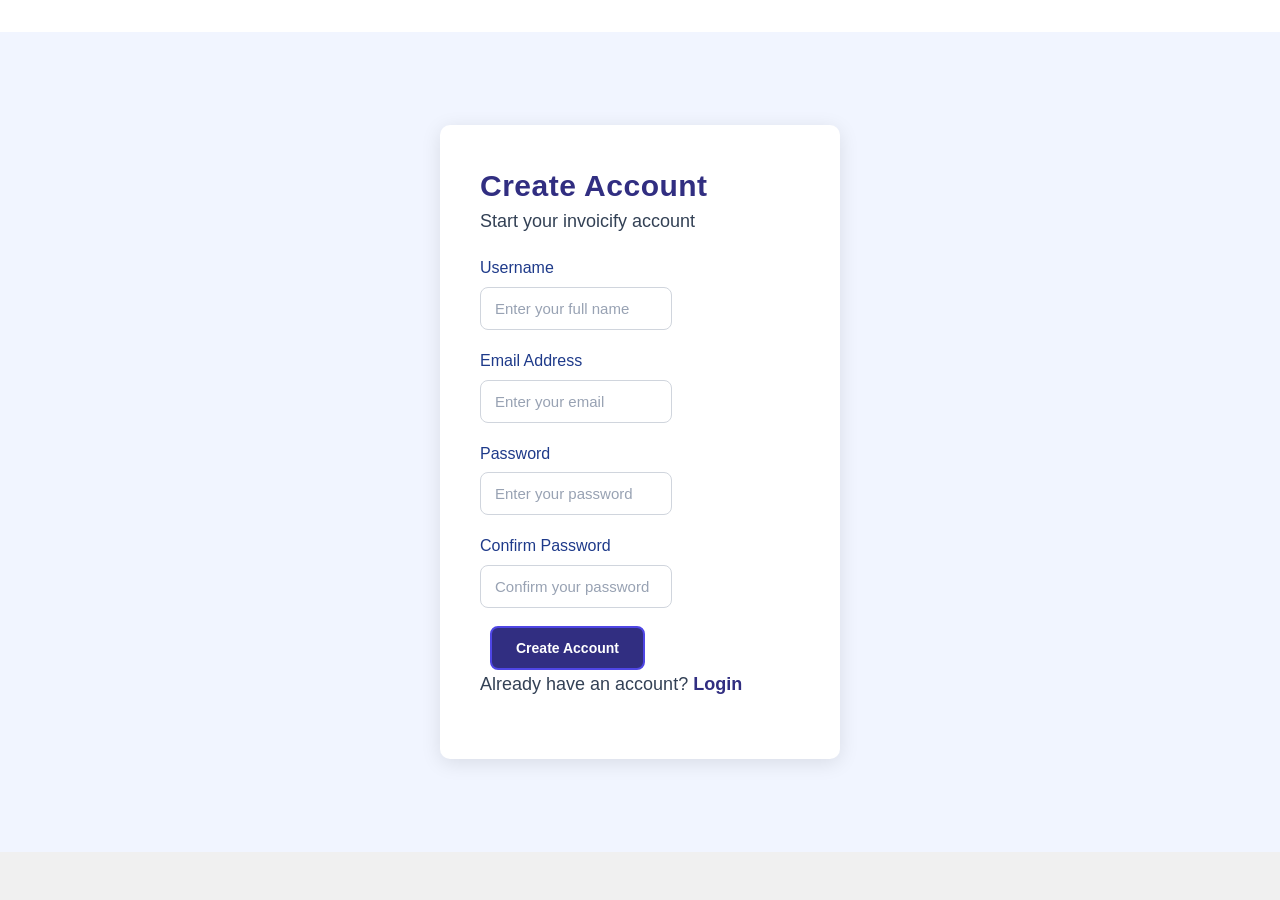
<file: signup.html>
<!DOCTYPE html>
<html lang="en">
<head>
  <link rel="logo" href="logo.png.jpeg" />
    <link rel="stylesheet" href="style.css" /> 
  <meta charset="UTF-8">
  <meta name="viewport" content="width=device-width, initial-scale=1.0">
  <title>Signup invoicify</title>
</head>
<body>
  <header>
      <nav>
        <div class="nav-logo">
        <href="index.html"
        <img src="logo.png.jpeg"alt="Invoicify logo"width="140"height="40"/></a>
      </div>
      </nav>
    </header>
     <section class="login-section">
        <div class="login-card">
          <h1>Create Account</h1>
          <p>Start your invoicify account </p>
          <form>
             <div class="form-group">
              <label>Username</label>
              <input type="Name"placeholder="Enter your full name"></div>
              <div class="form-group">
                <label>Email Address</label>
                <input type="Email"placeholder="Enter your email">
              </div>
              <div class="form-group">
                <label>Password</label>
                <input type="Password"placeholder="Enter your password"></div>
                <div class="form-group">
                  <label>Confirm Password</label>
                  <input type="password"placeholder="Confirm your password"></div>
                <button type="Create Account" class="btn-primary">Create Account</button>
                <p>Already have an account? <a href="Login.html">Login</a></p>
              </form>
            </div>
          </section>
             <main>
         </body>
         </html>
</file>
<file: style.css>
* {
  margin: 0;
  padding: 0;
  box-sizing: border-box;
}
body {
  font-family: "Segoe UI", sans-serif;
  color: #6B7280;
  background: #f0f0f0;
}
a {
  text-decoration: none;
  color: inherit;
}
ul { 
  list-style: none;
}
header {
  display: flex;
  justify-content: space-between;
  align-items:center;
  padding: 1rem 2rem;
  background:#ffffff;
  position: sticky;
  top: 0;
  z-index: 1000;

}
header nav{
  background-color: #ffffff;
  display: flex;
  justify-content: space-between;
  align-items: left;

 /* margin-left: 20px;*/
}
.nav-links ul {
  display: flex;
  align-items: center;
  justify-content: space-between;
  list-style: none;
  font-weight: 500;
  gap: 24px;

}
.nav-links a {
  color: #555;
  font-size: 16px;
  font-weight: 500;
  transition: color 0.3s ease;
  margin-left: 100px;
  display: flex;
  justify-content: space-between;
}
.nav-links a:hover {
  color:#312E81;
}
.buttons {
  display: flex;
  gap: 10px;
  padding:12px 24px;
margin-left: 500px;
  justify-content: space-between;

}
.btn-outline {
  background-color:#312E81;
  color: #fff;
  padding: 12px 24px;
  border-radius: 8px;
  border: 2px solid #4f46e5;
  font-size: 14px;
  font-weight: 600;
  margin-left: 10px;
  cursor: pointer;
  
}
.btn-outline:hover {
  background-color: #1a185c;
}
.btn-primary {
  background-color: #312E81;
  color:#fff;
  border-radius: 8px;
  padding: 12px 24px;
  border: 2px solid #4f46e5;
  font-size: 14px;
  font-weight: 600;
  margin-left: 10px ;
  cursor:pointer;

}
.btn-primary:hover {
  background-color: #1a185c;
}
.hero-section {
  background-color: linear-gradient(135deg, #F8FAFC 0%, #EEF2FF 100%);
  padding: 10px 10px 10px 10px;
  margin-bottom:20px;
}
.hero-content {
  display: flex;
  align-items: center;
  justify-content: space-between;
  gap: 40px;
}
.hero-left {
  flex: 1;
}
.hero-badge {
  background-color: #312E81;
  color:#fff;
  padding: 6px 16px;
  border-color: #ffffff;
  font-size: 14px;
  font-weight: 500;
  text-align: center;
  display: inline-block;
  justify-content: center;
  align-items: center;
  height: 30px;
  border-radius: 20px;
}
h1 {
  font-size: larger;
  color: #111827;
  line-height: 1.2px;
   font-weight: bold;
  margin-bottom: 10px;
  margin-top: 20px;
}
p {
  font-size: large;
  color: black;
  line-height: 1.6;
  margin-bottom: 20px;
}
.hero-cta {
  display: inline-block;
   background-color: #312E81;
  color: white;
  font-size: larger;
  padding: 10px;
  border: 2px solid #333;
  font-weight: bold;
  transition: 0.3s ease;
}
.hero-cta:hover{
  transform: translateY(-3px);
}
.Trust-text {
  font-size: smaller;
  color: black;
  margin-bottom: 20px;
}
.hero-right {
  display: flex;
  flex: 1;
  justify-content: center;
  width: 100%;
  max-width: 560px;
  border-radius: 100%;
  box-shadow: 0 10px 30px rgba(0, 0, 0, 0.15);
}
.hero-right img{
  animation: float 3s ease-in-out;
}
@keyframes float{
  0%, 100%{
    transform:translateY(0);
  }
  50%{
    transform: translateY(-15px);
  }
}
.stats-bar {
  background-color: #f8fafc;
  padding: 40px 24px;
  border-top: 1px solid #e2e8f0;
  border-bottom: 1px solid #e2e8f0;
}
.stats-container {
  display: flex; 
  flex:1;
  justify-content: center;
  gap: 80px;
  max-width: 1200px;
  margin: auto;
}
.status-item {
  text-align: center;
  padding: 20px 0;
;
}
.status-item h3 {
  font-size: 40px;
  font-weight: 800;
  color: #312E81;
  background-color: #F8FAFC;
}
.status-item p {
  font-size: 20px;
  color: black;
  margin-top: 4px;
  font-size: small;
}
.features-section {
  background-color: #dde1e6;
  padding: 80px 24px;
}
.features-header {
  text-align: center;
  margin-bottom:50px;
}
.features-header h2 {
  font-size:36px;
  font-weight:800;
  color:#1E1B4B ;
  margin-bottom: 12px;
}
.features-header p {
  font-size: 16px;
  color: black;
}
.features-grid {
  display: flex;
  justify-content: center;
  gap: 30px;
  max-width: 1200px;
  margin:0 auto;
}
.feature-card {
  background-color: white;
  border-radius: 16px;
  padding:40px 30px;
  box-shadow: 0px 4px 20px  rgba(0,0,0,0.08);
  text-align: center;
  flex: 1;
  max-width: 300px;
  transition: transform 0.3s ease,box-shadow 0.3s ease;
}
.feature-card:hover{
  transform:translateY(-8px);
}
.feature-icon img{
  object-fit: contain;
  background: transparent;
  border-radius: 50%;
  width: 80px;
  height: 80px;
  margin-bottom: 20px;
}
.feature-card h3{
margin-bottom: 12px;
color: #1E1B4B;
font-size: 20px;
font-weight: 700;
}
.feature-card p{
  line-height: 1.7;
  color: black;
  font-size: 15px;
}
/*How it works section*/
 .how-it-works{
  background:#dde1e6;
  padding: 80px 24px;
 }
   .how-it-work-header{
    text-align: center;
    margin-bottom: 50px;
    & h2{
      font-size: 36px;
      font-weight: 800;
      color: #1E1B4B;
      margin-bottom: 12px;
    }
    & p{
      font-size:16px ;
      color: black;
    }
 }
 .steps-container{
  display: flex;
  margin:0 auto;
  justify-content: center;
  gap:30px;
  max-width: 1200px;
  flex-wrap: nowrap
  align-items:flex-start;
 }
 .step-card{
  background-color: #ffffff;
  border-radius: 16px;
  padding: 40px 30px;
  text-align: center;
  flex: 1;
  max-width: 300px;
  box-shadow: 0 4px 2px rgba(0,0,0,0.15);
  transition: transform 0.3s ease;
  &:hover{
    transform:translateY(-8px);
  }
  & h3{
    font-size: 20px;
font-weight: 800;
color: #111827;
margin-bottom: 12px;
  }
& p{
  line-height: 1.7;
  font-size: 15px;
  color: black;
}
  
}
 .step-number{
  width: 50px;
  height: 50px;
  border-radius: 50%;
  background-color: #312E81;
  color: white;
  font-weight: bold;
  font-size: 20px;
  display: flex;
  text-align: center;
  justify-content: center;
  margin:0 auto;
  margin-bottom: 20px;

}
.testimonials-section{
  background-color: #dde1e6;
  padding:80px 24px ;
} 
.testimonials-header{
  text-align: center;
  margin-bottom: 50px;
  & h2{
    font-size: 36px;
    font-weight: 800;
    margin-bottom: 12px;
    color: #1E1B4B;
  }
  & p{
    color: black;
    font-size: 16px;
  }
}
.testimonials-grid{
  display: flex;
  justify-content: center;
  gap: 30px;
  max-width: 1200px;
  margin:0 auto;
}
.testimonial-card{
  background-color: white;
  border-radius: 16px;
  padding:40px 30px;
  box-shadow: 0px 4px 20px  rgba(0,0,0,0,0.08);
  flex: 1;
  max-width: 350px;
  transition: all 0.3s ease;
  &:hover{
    transform: translateY(-8px);
  }
}
.stars{
  margin-bottom: 20px;
  color: #F59E0B;
  & p{
    font-size: 30px;
    line-height: 1.7;
    font-style: italic;
    margin-bottom: 36px;
  }
}
.person{
  align-items: center;
  display: flex;
  gap: 10px;
  & img{
    width: 50px;
    height: 50px;
    border-radius:50%;
    object-fit: cover;
  }
  & h4{
    font-size: bold;
    color:#111827;
  }
  & p{
    color:black;
    font-size: small;
  }
}
.cta-section{
  background-color: #312E81;
  padding: 80px 24px;
  text-align: center;
   & h2{
font-size:36px ;
font-weight: 800;
margin-bottom: 12px;
   color: white;
}
& p{
  display: block;
  justify-content: center;
  align-items: center;
  gap: 8px;
  color:white;
  font-size:16px ;
}
& a{
  display: inline-block;
  width:fit-content;
  margin-top: 12px;
  background-color: white;
  color: black;
  padding: 12px 24px;
  border-radius: 8px;
  border: none;
  font-weight: 700;
  font-size: 20px;
}
  & a:hover{
    background-color: #1e3a8a;
  }
  }
  .footer{
background-color: #312E81;
padding: 10px 24px;
color: white;
  }
  .footer-top{
    display: flex;
  justify-content: space-between;
    max-width: 800;
    margin: 0 auto;
  }
  .footer-col{
    flex: 1;
    & h4{
      color: white;
      margin-bottom: 12px;
      font-weight: bold;
      font-size: 36px;
    }
    & a{
      color:white;
    display: block;
      margin-bottom: 12px;
      margin-left: 12px;
    }
    & a:hover{
      color:black;
    }
    & img{
      width: auto;
      height: 40px;
      background: transparent;
    }
    & p{
      color: white;
    }
  }
  .footer-bottom{
    display: flex;
    justify-content: space-between;
    align-items: center;
    padding-top: 20px;
    & p{
      padding-top: 20px;
      margin-top: 20px;
      display: flex;
      justify-content: space-between;
      color:white;
    }
   }
   /*login.html*/
   .login-section{
    background-color: #F1F5FF;
    min-height: calc(100vh - 80px);
    display: flex;
    align-items: center;
    justify-content: center;
    line-height: 1.6;
   }
   .login-card{
    background-color: white;
    border-radius:10px;
    padding: 40px;
    box-shadow:0px 4px 20px rgba(0,0,0,0.1);
    width: 400px;
    max-width: 90%;
    & h1{
      font-size:30px;
      font-weight: bold;
      margin-bottom: 20px;
      letter-spacing: 0.5px;
      color:#312E81;
    }
    & p{
      color: #334155;
    }
    & a{;
      color: #312E81;
      font-weight: 600;
    }
   }
.form-group{
  margin-bottom: 18px;
  & a{
    display: block;
    text-align: right;
    margin-top: 6px;
    font-size: 13px;
    color:#312E81;
  }
}
.form-group label{
  display: block;
  margin-bottom: 6px;
  font-weight: 600px;
  color:#1e3a8a;
}
 .form-group input{
  display: block;
  margin-bottom: 8px;
  width:60%;
  padding: 12px 14px;
  border: 1px solid #d0d5dd;
  box-sizing: border-box;
  border-radius: 8px;
  font-size: 15px;
  color:#333;
  transition: border-color 0.2s;
  outline: none;
 }
  .form-group input:focus{
    border-color: #2563eb;
     }
  .form-group input::placeholder{
    color:#98a2b3;
  }
/*dashboard.html*/
.dashboard-body{
  display: flex;
}
.sidebar{
  width: 240px;
  min-height: 100vh;
  background-color: #312E81;
  padding: 24px;
  position: fixed;
  & nav ul{
    list-style: none;
    margin-top: 40px;
    margin-left: 0;
  }
  
  & nav ul li{
    margin-bottom: 12px;
    padding-left: 0;
  }
  & nav ul li a{
    display: inline-block;
    color:white;
    padding:8px 16px;
    border-radius: 8px;
    font-size: 18px;
    font-weight: 600;
    transition: background-color 0.2s ease, color 0.2s ease;
}
  & ul nav li a:hover{
    background-color: rgba(255, 255, 255, 0.1);
    color:white;
  }
  & a.active{
    background-color: #9ca0c3;
    color: #312E81;
    font-weight:700;
    box-shadow: 0 2px 8px  rgba(0,0,0,0.15);
  }
}
.sidebar-logout{
  margin-top: 40px;
  & a{
    display: inline-block;
    background-color: white;
    color: #312E81;
    border-radius: 8px;
    padding:9px 20px;
    font-weight: 600;
    text-decoration: none;
    transition: background-color 0.2s;
  }
  a:hover{
    background-color:#9ca0c3 ;
    color:#fff; 
}
}
.dashboard-main{
  margin-left: 240px;
  padding: 24px;
  background-color: #F8FAFC;
  min-height: 100vh;
  flex:1;
  border-radius: 12px;
  box-shadow: 1px solid #585E6C;
}
.sidebar-logo img{
  height: 40px;
}
  .topbar{
display: flex;
justify-content: space-between;
align-items: center;
margin-bottom: 30px;
position: sticky;
top: 0;
z-index: 100;
padding:16px 0;
background-color: #F8FAFC;
& a{
  background-color: #312E81;
  color:white;
  border:1px solid #333;
  font-weight: bold;
  font-size:larger;
  padding:10px;
}
& h2{
  font-size:28px;
  font-weight: 800;
  margin-bottom: 25px;
  color:#1E1B4B;
}
  }
  .profile-icon{
    width: 60px;
    height: 60px;
    background-color: #312E81;
    border-radius: 50%; 
    display: flex;
    justify-content: center;
    align-items: center;
    color: white;
    font-weight: bold;
    font-size: 40px;
   }
   .stats-row{
    display: grid;
    grid-template-columns: repeat(4,1fr);
    gap: 18px;
    margin: 20px 0;
   }
   .stat-card{
    background-color: white;
    padding: 20px;
    border-radius: 12px;
    flex:1;
    border: 1px solid #e2e8f0;
    transition: transform 0.2s ease, box-shadow 0.2s ease;
    position: relative;
    overflow: hidden;
    &:hover{
      transform: translateY(-4px);
      box-shadow: 0 8px 20px rgba(0,0,0,0.08);
    }
    &::before{
      content: "";
      position: absolute;
      top: 0;
      left: 0;
      width: 4px;
      height: 100%;
      background: #312E81;
    }
    & p{
      font-size: 13px;
      margin-bottom: 8px;
      color: #64748b;
      font-weight: 800;
      border-radius: 8px;
      box-shadow: 2px solid blue;
    }
    & h3{
      font-size: 24px;
      font-weight: 800;
      color: #1E1B4B;
    }
}
.chart-placeholder{
 min-height: 220px;
  background-color: #eef2ee;
  box-shadow: 1px solid #C7D2EF;
  border-radius: 12px;
  display:flex;
  align-items: center;
  justify-content: center;
  color:#94a3b8;
  margin-top: 15px;
  background: repeating-linear-gradient(45deg,#eef2ee,#eef2ee 10px,#e6ebe6 10px,#e6ebe6 20px);
  border: 1px dashed #C7D2EF;
}
.recent-invoices{
background-color: white;
padding: 24px 16px;
border-radius: 12px;
box-shadow: 0 4px 16px rgba(0,0,0,0.06);
& h3{
  margin-bottom: 24px;
  color: #1E1B4B;
  font-size:18px;
}
}
 table{
  width: 100%;
  border-collapse: collapse;
}
th{
  text-align: left;
 padding: 14px 20px;
  font-size: 12px;
  text-transform: uppercase;
  letter-spacing: 0.05em;
  color: #64748b;
  border-bottom: 2px solid #E2E8F0;
  font-weight: 700;
  background-color: #F8FAFC;
}
td{
  padding: 16px 20px;
  text-align: left;
  font-size: 14px;
  color:#1e293b;
  border-bottom: 1px solid #e5e7eb;
}
tr{
  border-bottom: 1px solid #e2e8f0;
}
tbody tr{
  transition:transform 0.15s ease, box-shadow 0.15s ease;
}
 tbody tr:nth-child(even){
  background-color: #f8fafc;
 }
 tbody tr:hover{
  background-color: #EEF2FF;
 }
 td:first-child{
  font-weight: 700;
  color: #312E81;
 }
 td a{
  color: #312E81;
  font-weight: 600;
  text-decoration: none;
  padding:6px 14px;
  border-radius: 6px;
  border: 1px solid #312E81;
  font-size: 13px;
  transition: all 0.15s ease;
 }
 td a:hover{
  background-color: #312E81;
  color:white;
  text-decoration: underline;
 }
table, th, td{
  border: 1px solid black;
}
.status{
  padding:6px 14px;
  border-radius: 20px;
  font-size: 12px;
  font-weight: 700;
  display: inline-block;
}
.paid{
  background: #dcfce7;
  color:#158043;
}
.pending{
  background: #fef3cf;
  color: #b45309;
}
.overdue{
  background:#fee2e2;
  color:#dc2626; 
}
.clients{
  background-color: #c1bff0;
  color: #312E81;
}
/*invoices.html*/ 
.filter-bar {
  display: flex;
  text-align: center;
  justify-content: center;
  padding: 8px 0;
  font-size:20px;
  margin-bottom: 20px;
  gap:20px;
  & a{
    color: #312E81;
    font-weight: 600;
    font-size: 16px;
    text-decoration: none;
  }
  &:hover{
    color: #1E1B4B;
    text-decoration: underline;
  }
}
  /*create-invoice.html*/
  .invoice-form{
    margin-bottom: 8px;
    width:100%;
  }
  .invoice-form label{
    display: block;
    margin-bottom: 6px;
    font-weight: 600px;
    color: #1E1B4B;
  }
  .invoice-form input{
    display:block;
    margin-bottom: 8px;
    width: 20%;
    border: 1px solid #d0d5dd;
    box-shadow: border-box;
    border-radius: 8px;
    font-size: 15px;
    color:#333;
    padding:12px 24px;
    transition: border-color 0.2s;
    outline:noe;
  }
  .invoice-form input:focus{
    border-color:#2563eb;
  }
  .invoice-items h3{
    color:#312E81;  
  }
  .invoice-summary h3{
color:#312E81;
  }
/*settings.html*/
.profile-section, .business-section, .Password-section{
  background: #fff;
  padding:25px;
  margin-bottom: 25px;
  border-radius:10px;
  color:#312E81;  
}  

/*Responsive Design of landing page for mobile*/
@media (max-width:768px) {
  header{
    flex-direction: column;
    gap:15px;
    padding: 15px;
  }
  header nav{
    width:100%;
    justify-content: center;
    flex-wrap: wrap;
    padding:12px 16px;
  }
   nav{
    width: 100%;
   }
  .nav-links ul {
    flex-direction: column;
    padding:10px 0px;
    gap: 12px;
    margin-bottom: 0;
    justify-content: center;
    flex-wrap: wrap;
  }
  .buttons{
    display: flex;
    margin-left: 0;
    padding: 0;
    gap: 8px;
  }
  .btn-outline, .btn-primary{
    margin-left: 0;
    padding:5px 10px;
    margin-bottom: 20px;
    }
    /*hero-section*/
  .hero-content {
    flex-direction: column;
    text-align: center;
    gap:30px;
  }
  .hero-left{
width:100%;
  }
  .hero-right{
  width:100%;
  }
  .hero-right img{
    max-width: 100%;
    height: auto;
  }
  /*stats*/
  .stats-container {
    flex-direction: column;
    gap: 30px;
  }
  /*features*/
  .features-grid{
    flex-direction: column;
    align-items:center;
  }
  .feature-card{
    width: 100%;
    max-width: 100%;
  }
  /*how it works*/
  .steps-container{
    flex-direction: column;
    align-items: center;
    max-width: 100%;
    gap:20px;
  }
  .step-card{
    width:100%;
    max-width: 100%;
  }
  /*testimonials*/
  .testimonials-grid{
    flex-direction: column;
    text-align: center;
  }
  .testimonial-card{
    width:100%;
    max-width: 100%;
  }
  /*footer*/
  .footer-top {
    flex-direction: column;
    gap:30px;
  }
  .footer-bottom{
    flex-direction: column;
    gap: 10px;
    text-align: center;
  }
  /*login page*/
  .login-card{
    width:90%;
    padding:25px;
  }
  /*dashboard page*/
  .dashboard-body{
    flex-direction:column ;
  }
  .sidebar{
    width:100%;
    min-height: auto;
    position: static;
  }
  .dashboard-main{
    margin-left: 0;
    width:100%;
    padding:15px;
  }
  .topbar{
    flex-direction: column;
    align-items: flex-start;
    gap:15px;
  }
  .stats-row{
    flex-direction: column;
  }
  .recent-invoices{
    overflow-x: auto;
  }
  /*invoices page*/
  .filter-bar{
    flex-direction: column;
    gap:10px;
  }
  .invoice-form input{
    width:90%;
    padding:25px;
  }
  .invoice-items{
    overflow-x: auto;
  }
}
</file>
